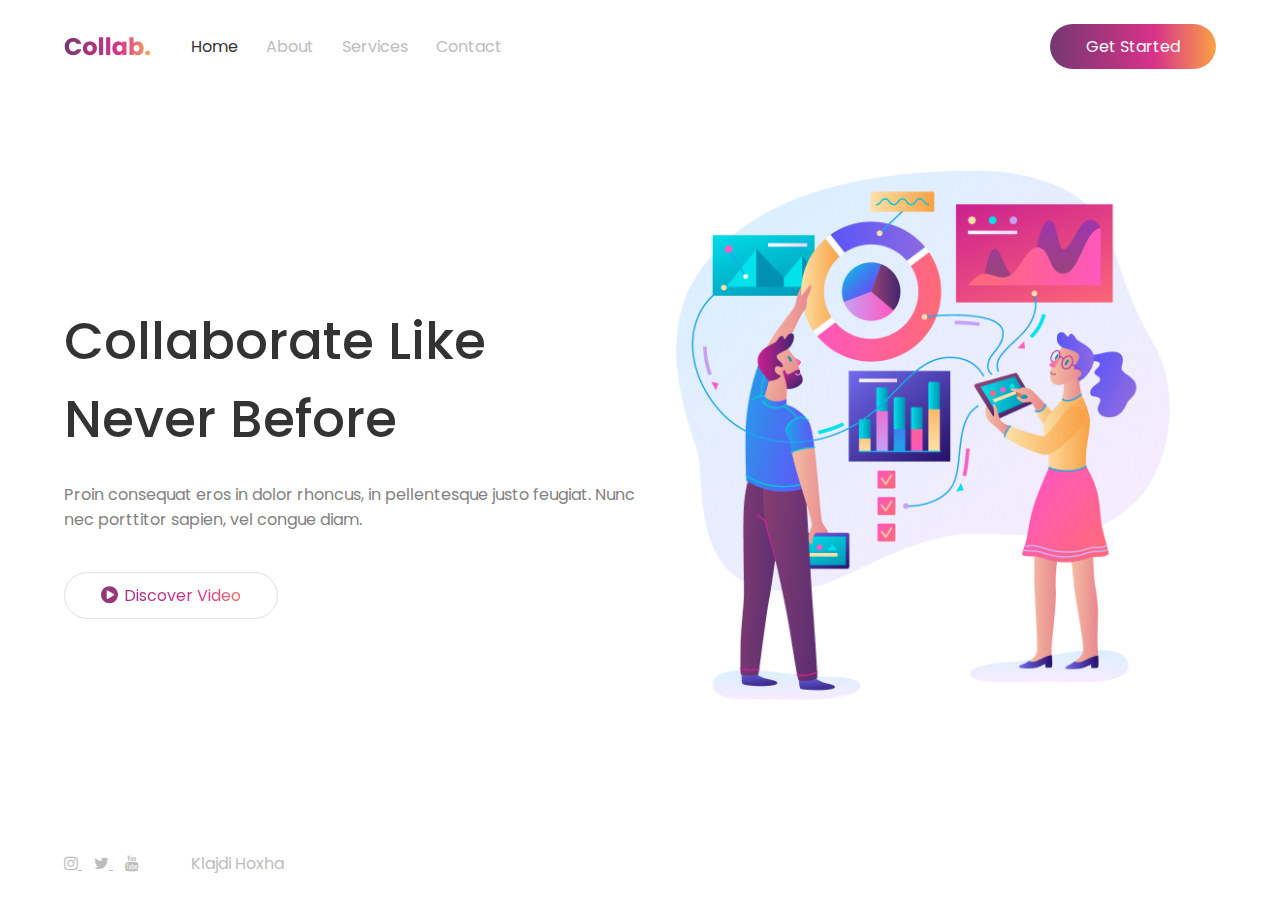
<file: index.html>
<!DOCTYPE html>
<html lang="en">
<head>
    <meta charset="UTF-8">
    <meta http-equiv="X-UA-Compatible" content="IE=edge">
    <meta name="viewport" content="width=device-width, initial-scale=1.0">
    <link rel="icon" href="img/collab-icon.png">
    <link rel="stylesheet" 
    href="https://cdnjs.cloudflare.com/ajax/libs/font-awesome/4.7.0/css/font-awesome.min.css">
    <link rel="preconnect" href="https://fonts.gstatic.com">
    <link href="https://fonts.googleapis.com/css2?family=Poppins:wght@300;400;500&display=swap" 
    rel="stylesheet"> 
    <link rel="stylesheet" href="css/style.css">
    <title>Collab.</title>
</head>
<body>
    <div class="mobile-navigation" id="mobile-navigation">
        <div class="mobile-navigation--header">
            <img src="img/Collab..png" alt="logo" class="logo">

            <div class="close-button" onclick="toggleMobileNavigation()">
                <button>
                    <i class="fa fa-close"></i>
                </button>
            </div>
        </div>
        
        <a href="" class="mobile-navigation--item mobile-navigation--item__active">Home</a>
        <a href="pages/about.html" class="mobile-navigation--item">About</a>
        <a href="pages/services.html" class="mobile-navigation--item">Services</a>
        <a href="pages/contact.html" class="mobile-navigation--item">Contact</a>
    </div>
    
    <div id="container">
        <header>
            <img src="img/Collab..png" alt="logo" class="logo">
            
            <nav class="navigation">
                <a href="" class="navigation--item navigation--item__active">Home</a>
                <a href="pages/about.html" class="navigation--item">About</a>
                <a href="pages/services.html" class="navigation--item">Services</a>
                <a href="pages/contact.html" class="navigation--item">Contact</a>
            </nav>

            <div class="menu-button" onclick="toggleMobileNavigation()">
                <button>
                    <i class="fa fa-reorder"></i>
                </button>
            </div>
            
            <button class="navigation--button" onclick="openModal()">Get Started</button>
        </header>

        <main>
            <div class="main--content">
                <h1 class="headline">
                    Collaborate Like <br />
                    Never Before
                </h1>
                <p class="description">
                    Proin consequat eros in dolor rhoncus, 
                    in pellentesque justo feugiat. 
                    Nunc nec porttitor sapien, vel congue diam.
                </p>

                <a href="https://www.youtube.com/" class="play-button-link" target="_blank">
                    <button class="play-button">
                        <i class="fa fa-play-circle"></i>Discover Video
                    </button>
                </a>
            </div>

            <div class="main--img">
                <img src="img/data-x1.png" alt="main image">
            </div>
        </main>

        <footer>
            <div class="socials">
                <a href="https://www.instagram.com/" class="socials--item" target="_blank">
                    <i class="fa fa-instagram"></i>
                </a>
                <a href="https://twitter.com/" class="socials--item" target="_blank">
                    <i class="fa fa-twitter"></i>
                </a>
                <a href="https://www.youtube.com/" class="socials--item" target="_blank">
                    <i class="fa fa-youtube"></i>
                </a>
            </div>

            <span>Klajdi Hoxha</span>
        </footer>
    </div>

    <div id="modal-window" class="modal-window">
        <div class="modal-content">
            <header class="modal-header">
                <span>Getting started with Collab.</span>
                <span class="close" onclick="closeModal()">&times;</span>
            </header>
            <div class="modal-main">
                <h1 class="">Thank you for using Collab.</h1>
                <p>
                    You are currently in our <span class="bold-text">Home Page</span>. 
                    Navigate to the rest of the pages through the navigation bar at the top or the navigation menu if you are on a mobile device.
                </p>
            </div>
        </div>
    </div>

    <script src="index.js"></script>
</body>
</html>
</file>
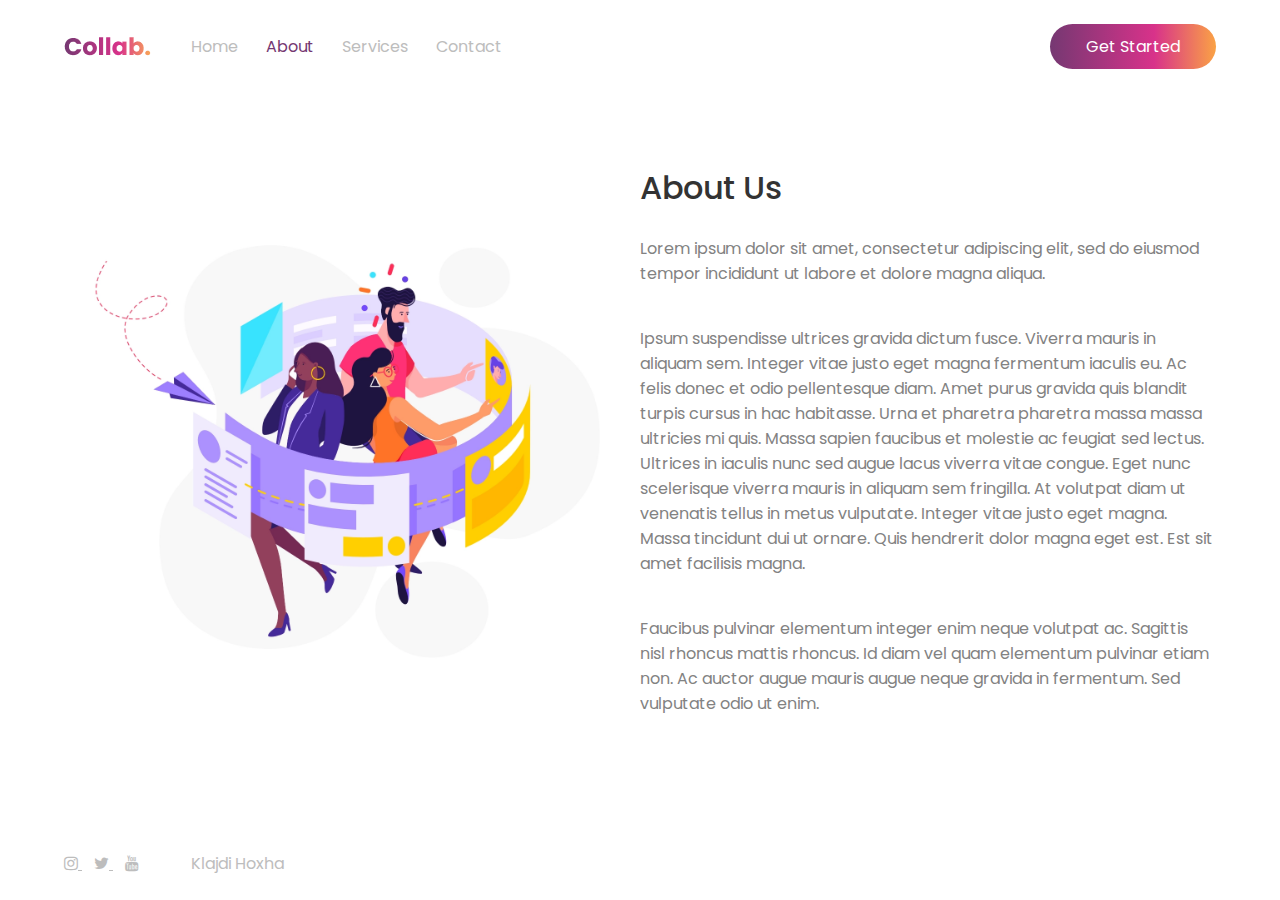
<file: pages/about.html>
<!DOCTYPE html>
<html lang="en">
<head>
    <meta charset="UTF-8">
    <meta http-equiv="X-UA-Compatible" content="IE=edge">
    <meta name="viewport" content="width=device-width, initial-scale=1.0">
    <link rel="icon" href="../img/collab-icon.png">
    <link rel="stylesheet" 
    href="https://cdnjs.cloudflare.com/ajax/libs/font-awesome/4.7.0/css/font-awesome.min.css">
    <link rel="preconnect" href="https://fonts.gstatic.com">
    <link href="https://fonts.googleapis.com/css2?family=Poppins:wght@300;400;500&display=swap" 
    rel="stylesheet"> 
    <link rel="stylesheet" href="../css/style.css">
    <link rel="stylesheet" href="../css/about.css">
    <title>About</title>
</head>
<body>
    <div class="mobile-navigation" id="mobile-navigation">
        <div class="mobile-navigation--header">
            <img src="../img/Collab..png" alt="logo" class="logo">

            <div class="close-button" onclick="toggleMobileNavigation()">
                <button>
                    <i class="fa fa-close"></i>
                </button>
            </div>
        </div>
        
        <a href="../index.html" class="mobile-navigation--item">Home</a>
        <a href="" class="mobile-navigation--item mobile-navigation--item__active">About</a>
        <a href="../pages/services.html" class="mobile-navigation--item">Services</a>
        <a href="../pages/contact.html" class="mobile-navigation--item">Contact</a>
    </div>

    <div id="container">
        <header>
            <img src="../img/Collab..png" alt="logo" class="logo">
            
            <nav class="navigation">
                <a href="../index.html" class="navigation--item ">Home</a>
                <a href="" class="navigation--item navigation--item__active">About</a>
                <a href="../pages/services.html" class="navigation--item">Services</a>
                <a href="../pages/contact.html" class="navigation--item">Contact</a>
            </nav>

            <div class="menu-button" onclick="toggleMobileNavigation()">
                <button>
                    <i class="fa fa-reorder"></i>
                </button>
            </div>
            
            <button class="navigation--button" onclick="openModal()">Get Started</button>
        </header>

        <main>
            <div class="main--img">
                <img src="../img/about3.webp" alt="main image">
            </div>
            <div class="main--content">
                <h1 class="headline">
                   About Us
                </h1>
                <p class="description">
                    Lorem ipsum dolor sit amet, 
                    consectetur adipiscing elit, 
                    sed do eiusmod tempor incididunt ut labore et dolore magna aliqua.
                    
                </p>
                <p class="description">
                    Ipsum suspendisse ultrices gravida dictum fusce. 
                    Viverra mauris in aliquam sem. Integer vitae justo eget magna fermentum iaculis eu. 
                    Ac felis donec et odio pellentesque diam. Amet purus gravida quis blandit turpis cursus in hac habitasse. 
                    Urna et pharetra pharetra massa massa ultricies mi quis. Massa sapien faucibus et molestie ac feugiat sed lectus. 
                    Ultrices in iaculis nunc sed augue lacus viverra vitae congue. 
                    Eget nunc scelerisque viverra mauris in aliquam sem fringilla. 
                    At volutpat diam ut venenatis tellus in metus vulputate. 
                    Integer vitae justo eget magna. Massa tincidunt dui ut ornare. 
                    Quis hendrerit dolor magna eget est. Est sit amet facilisis magna.
                </p>
                <p class="description">
                    Faucibus pulvinar elementum integer enim neque volutpat ac. 
                    Sagittis nisl rhoncus mattis rhoncus. 
                    Id diam vel quam elementum pulvinar etiam non. 
                    Ac auctor augue mauris augue neque gravida in fermentum. 
                    Sed vulputate odio ut enim.
                </p>
            </div>
        </main>

        <footer>
            <div class="socials">
                <a href="https://www.instagram.com/" class="socials--item" target="_blank">
                    <i class="fa fa-instagram"></i>
                </a>
                <a href="https://twitter.com/" class="socials--item" target="_blank">
                    <i class="fa fa-twitter"></i>
                </a>
                <a href="https://www.youtube.com/" class="socials--item" target="_blank">
                    <i class="fa fa-youtube"></i>
                </a>
            </div>

            <span>Klajdi Hoxha</span>
        </footer>
    </div>

    <div id="modal-window" class="modal-window">
        <div class="modal-content">
            <header class="modal-header">
                <span>Getting started with Collab.</span>
                <span class="close" onclick="closeModal()">&times;</span>
            </header>
            <div class="modal-main">
                <h1 class="">Thank you for using Collab.</h1>
                <p>
                    You are currently in our <span class="bold-text">About Page</span>. 
                    Here you can read about the <span class="bold-text">Collab.</span> platform.
                </p>
            </div>
        </div>
    </div>

    <script src="../index.js"></script>
</body>
</html>
</file>
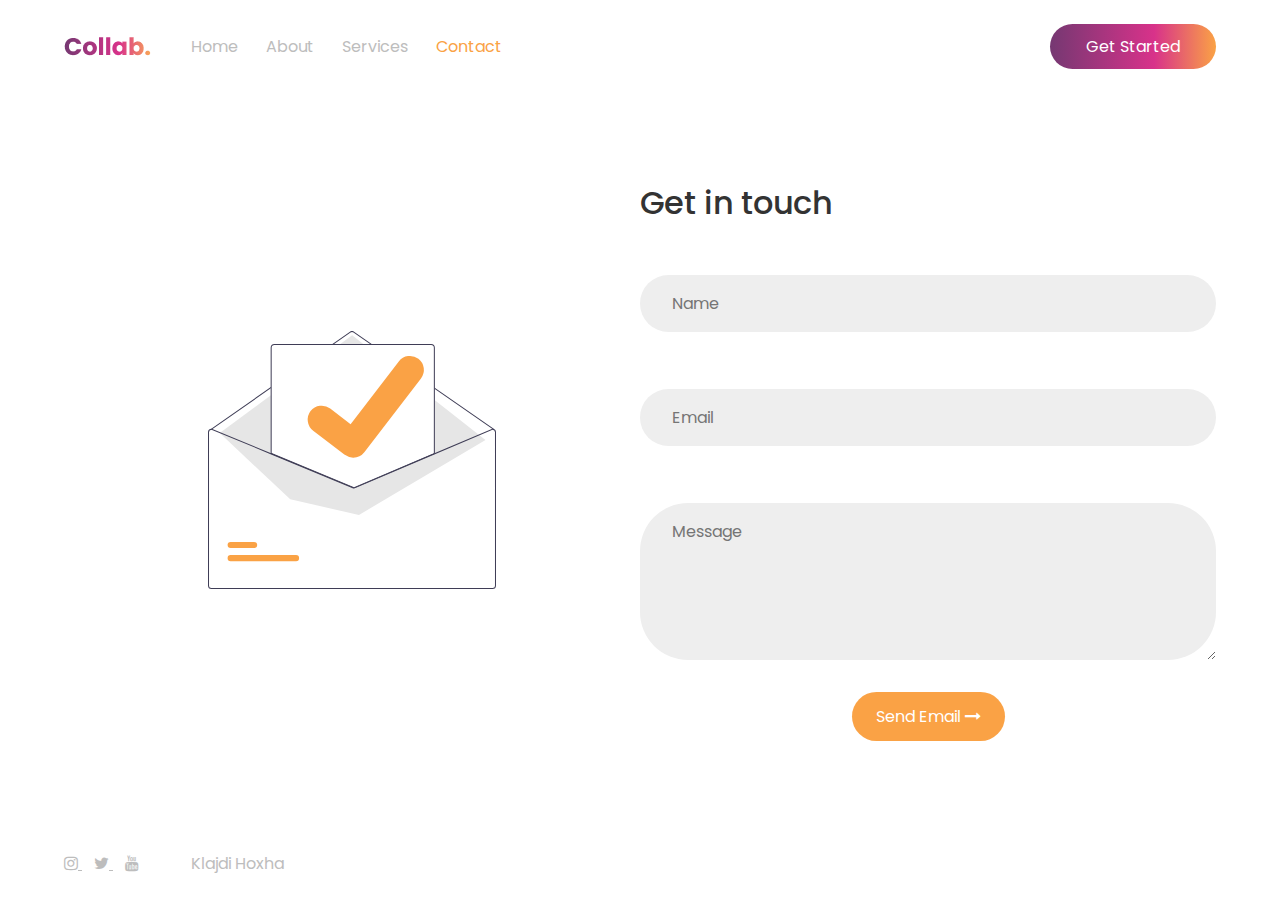
<file: pages/contact.html>
<!DOCTYPE html>
<html lang="en">
<head>
    <meta charset="UTF-8">
    <meta http-equiv="X-UA-Compatible" content="IE=edge">
    <meta name="viewport" content="width=device-width, initial-scale=1.0">
    <link rel="icon" href="../img/collab-icon.png">
    <link rel="stylesheet" 
    href="https://cdnjs.cloudflare.com/ajax/libs/font-awesome/4.7.0/css/font-awesome.min.css">
    <link rel="preconnect" href="https://fonts.gstatic.com">
    <link href="https://fonts.googleapis.com/css2?family=Poppins:wght@300;400;500&display=swap" 
    rel="stylesheet"> 
    <link rel="stylesheet" href="../css/style.css">
    <link rel="stylesheet" href="../css/contact.css">
    <title>Contact Us</title>
</head>
<body>
    <div class="mobile-navigation" id="mobile-navigation">
        <div class="mobile-navigation--header">
            <img src="../img/Collab..png" alt="logo" class="logo">

            <div class="close-button" onclick="toggleMobileNavigation()">
                <button>
                    <i class="fa fa-close"></i>
                </button>
            </div>
        </div>
        
        <a href="../index.html" class="mobile-navigation--item ">Home</a>
        <a href="../pages/about.html" class="mobile-navigation--item">About</a>
        <a href="../pages/services.html" class="mobile-navigation--item">Services</a>
        <a href="" class="mobile-navigation--item mobile-navigation--item__active">Contact</a>
    </div>
    
    <div id="container">
        <header>
            <img src="../img/Collab..png" alt="logo" class="logo">
            
            <nav class="navigation">
                <a href="../index.html" class="navigation--item ">Home</a>
                <a href="../pages/about.html" class="navigation--item">About</a>
                <a href="../pages/services.html" class="navigation--item">Services</a>
                <a href="" class="navigation--item navigation--item__active">Contact</a>
            </nav>

            <div class="menu-button" onclick="toggleMobileNavigation()">
                <button>
                    <i class="fa fa-reorder"></i>
                </button>
            </div>
            
            <button class="navigation--button" onclick="openModal()">Get Started</button>
        </header>

        <main>
            <div class="main--img">
                <img src="../img/email.svg" alt="main image">
            </div>
            <div class="main--content">
                <h3 class="headline">
                    Get in touch
                </h3>
                
                <form action="#" name="contact_form" class="contact-form">
                    <!-- <label for="name">Name</label> -->
                    <input name="name" type="text" required placeholder="Name" class="form-fields"/>
                    <br>
                    <!-- <label for="email">Email</label> -->
                    <input name="email" type="email" required placeholder="Email" class="form-fields"/>
                    <br>
                    <!-- <label for="message">Message</label> -->
                    <textarea name="message" cols="30" rows="5" placeholder="Message" required class="form-fields"></textarea>
                    <div class="submit-btn-container">
                        <button class="submit-btn" type="submit">
                            Send Email
                            <i class="fa fa-long-arrow-right"></i>
                        </button>
                    </div>
                </form>	
            </div>
        </main>

        <footer>
            <div class="socials">
                <a href="https://www.instagram.com/" class="socials--item" target="_blank">
                    <i class="fa fa-instagram"></i>
                </a>
                <a href="https://twitter.com/" class="socials--item" target="_blank">
                    <i class="fa fa-twitter"></i>
                </a>
                <a href="https://www.youtube.com/" class="socials--item" target="_blank">
                    <i class="fa fa-youtube"></i>
                </a>
            </div>

            <span>Klajdi Hoxha</span>
        </footer>
    </div>

    <div id="modal-window" class="modal-window">
        <div class="modal-content">
            <header class="modal-header">
                <span>Getting started with Collab.</span>
                <span class="close" onclick="closeModal()">&times;</span>
            </header>
            <div class="modal-main">
                <h1 class="">Thank you for using Collab.</h1>
                <p>
                    You are currently in our <span class="bold-text">Contact Page</span>. 
                    Here you can get in contact with us. 
                    Send us a message and tell us about your experience with <span class="bold-text">Collab.</span>. <br>
                    We would love to hear your feedback.
                </p>
            </div>
        </div>
    </div>

    <script src="../index.js"></script>
</body>
</html>
</file>
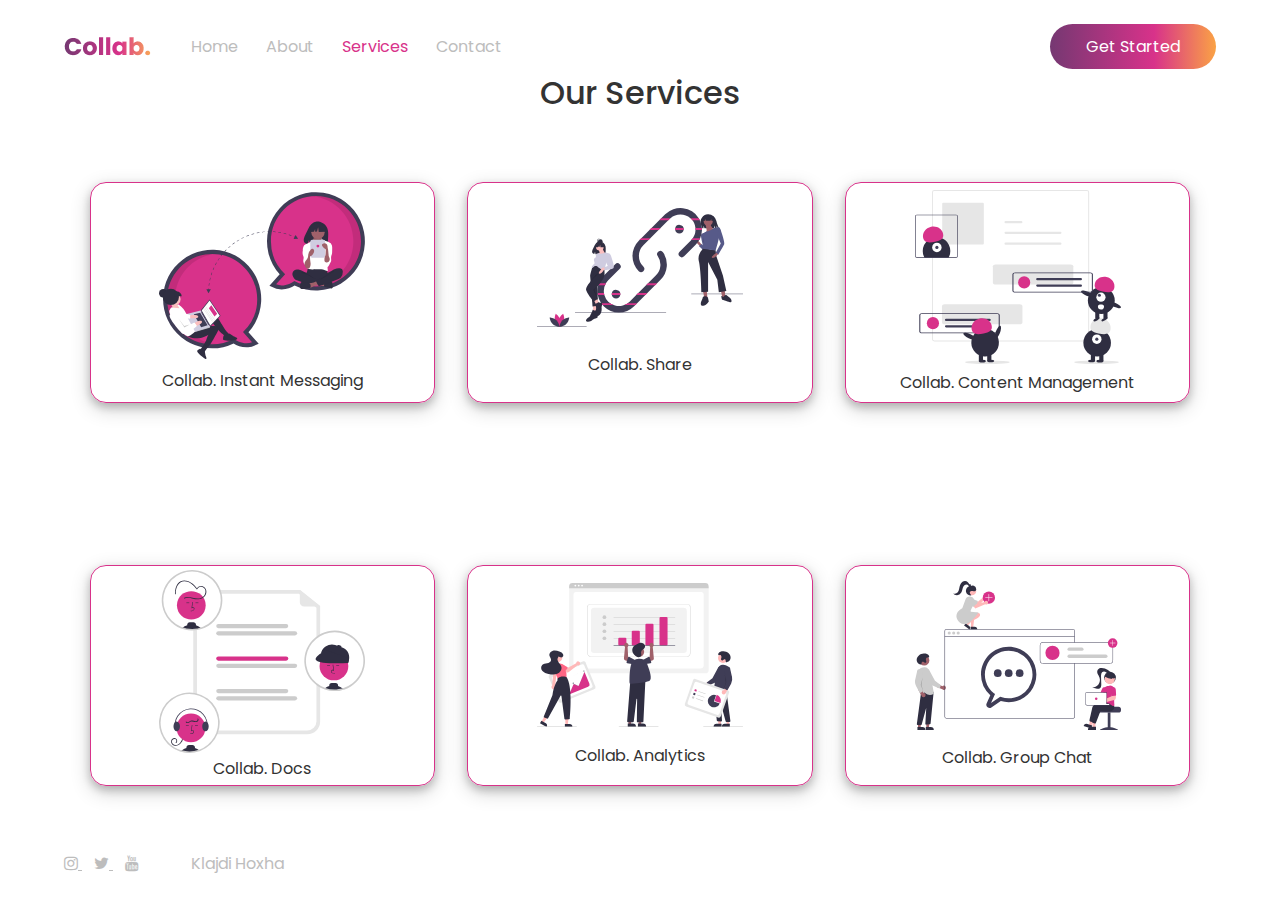
<file: pages/services.html>
<!DOCTYPE html>
<html lang="en">
<head>
    <meta charset="UTF-8">
    <meta http-equiv="X-UA-Compatible" content="IE=edge">
    <meta name="viewport" content="width=device-width, initial-scale=1.0">
    <link rel="icon" href="../img/collab-icon.png">
    <link rel="stylesheet" 
    href="https://cdnjs.cloudflare.com/ajax/libs/font-awesome/4.7.0/css/font-awesome.min.css">
    <link rel="preconnect" href="https://fonts.gstatic.com">
    <link href="https://fonts.googleapis.com/css2?family=Poppins:wght@300;400;500&display=swap" 
    rel="stylesheet">
    <link rel="stylesheet" href="../css/style.css">
    <link rel="stylesheet" href="../css/services.css">
    <title>Services</title>
</head>
<body>
    <div class="mobile-navigation" id="mobile-navigation">
        <div class="mobile-navigation--header">
            <img src="../img/Collab..png" alt="logo" class="logo">

            <div class="close-button" onclick="toggleMobileNavigation()">
                <button>
                    <i class="fa fa-close"></i>
                </button>
            </div>
        </div>
        
        <a href="../index.html" class="mobile-navigation--item">Home</a>
        <a href="../pages/about.html" class="mobile-navigation--item">About</a>
        <a href="" class="mobile-navigation--item mobile-navigation--item__active">Services</a>
        <a href="../pages/contact.html" class="mobile-navigation--item">Contact</a>
    </div>
    
    <div id="container">
        <header>
            <img src="../img/Collab..png" alt="logo" class="logo">
            
            <nav class="navigation">
                <a href="../index.html" class="navigation--item">Home</a>
                <a href="../pages/about.html" class="navigation--item">About</a>
                <a href="" class="navigation--item navigation--item__active">Services</a>
                <a href="../pages/contact.html" class="navigation--item">Contact</a>
            </nav>

            <div class="menu-button" onclick="toggleMobileNavigation()">
                <button>
                    <i class="fa fa-reorder"></i>
                </button>
            </div>
            
            <button class="navigation--button" onclick="openModal()">Get Started</button>
        </header>

        <main>
            
            <h1 class="headline">Our Services</h1>
            
            <section class="services-container">
                <article class="service">
                    
                    <img src="../img/instant_msg.svg" alt="Service 1">
                    
                    <div class="service-text">
                        Collab. Instant Messaging
                    </div>                    
                </article>
                <article class="service">
                    <img src="../img/share.svg" alt="Service 2">

                    <div class="service-text">
                        Collab. Share
                    </div>
                </article>
                <article class="service">
                    <img src="../img/content_management.svg" alt="Service 3">

                    <div class="service-text">
                        Collab. Content Management
                    </div>
                </article>
                <article class="service">
                    <img src="../img/docs.svg" alt="Service 4">

                    <div class="service-text">
                        Collab. Docs
                    </div>
                </article>
                <article class="service">
                    <img src="../img/analytics.svg" alt="Service 5">

                    <div class="service-text">
                        Collab. Analytics
                    </div>
                </article>
                <article class="service">
                    <img src="../img/chat.svg" alt="Service 6">

                    <div class="service-text">
                        Collab. Group Chat
                    </div>
                </article>
            </section>
            
        </main>

        <footer>
            <div class="socials">
                <a href="https://www.instagram.com/" class="socials--item" target="_blank">
                    <i class="fa fa-instagram"></i>
                </a>
                <a href="https://twitter.com/" class="socials--item" target="_blank">
                    <i class="fa fa-twitter"></i>
                </a>
                <a href="https://www.youtube.com/" class="socials--item" target="_blank">
                    <i class="fa fa-youtube"></i>
                </a>
            </div>

            <span>Klajdi Hoxha</span>
        </footer>
    </div>

    <div id="modal-window" class="modal-window">
        <div class="modal-content">
            <header class="modal-header">
                <span>Getting started with Collab.</span>
                <span class="close" onclick="closeModal()">&times;</span>
            </header>
            <div class="modal-main">
                <h1 class="">Thank you for using Collab.</h1>
                <p>
                    You are currently in our <span class="bold-text">Services Page</span>. 
                    Here you can see the <span class="bold-text">services</span> that our platform provides to its users. 
                </p>
            </div>
        </div>
    </div>

    <script src="../index.js"></script>
</body>
</html>
</file>
<file: css/style.css>
*{
    box-sizing: border-box;
    font: inherit;
    color: inherit;
}

body{
    font-family: 'Poppins', sans-serif;
    padding: 0;
    margin: 0;

    color: #333;   
}

.bold-text{
    font-weight: bold;
}

p{
    max-width: 600;
}

#container{
    max-width: 1200px;
    padding: 24px;
    margin: 0 auto;

    display: grid;
    grid-template-rows: auto 1fr auto;
    height: 100vh;
}

header{
    display: flex;
    align-items: center;
}

.navigation{
    flex-grow: 1;
    margin-left: 40px;
}

.navigation--item{
    text-decoration: none;
    color: #bdbdbd;
    margin-left: 24px;
}

.navigation--item:first-child{
    margin-left: 0;
}

.navigation--item__active{
    color: #333;
}

.navigation--button{
    border: none;
    background: linear-gradient(270deg, #FAA245 0%, #D8328A 37.25%, #753872 100%);
    padding: 10px 36px;
    border-radius: 50px;
    color: white;

    cursor: pointer;
}

main{
    display: flex;
    align-items: center;
}

.main--content{
    flex: 1;
    margin-top: 40px;
    margin-bottom: 40px;
}

.headline{
    font-size: 52px;
    font-weight: 500;
    margin: 0;
    padding: 0;
}

.description{
    color: #828282;
    margin: 0;
    padding: 0;

    margin-top: 24px;
    margin-bottom: 40px;
}

.play-button-link,
.play-button-link:focus,
.play-button-link:active{
    text-decoration: none;
}

.play-button{
    padding: 10px 36px;
    border: 1px solid #e0e0e0;
    background: transparent;
    border-radius: 50px;

    display: flex;
    align-items: center;

    cursor: pointer;

    background: -webkit-linear-gradient(
        180deg,
        #faa245 0%,
        #d8328a 37.25%,
        #753872 100%
    );
    background-clip: text;
    -webkit-background-clip: text;
    -webkit-text-fill-color: transparent;
}

.play-button .fa{
    font-size: 1.25rem;
    margin-right: 6px;
}

.main--img{
    flex: 1;
}

.main--img img{
    width: 100%;
}

footer{
    display: flex;
    color: #bdbdbd;
}

.socials{
    margin-right: 40px;
    
}

.socials--item{
    margin-right: 12px;
}

.socials--item:hover{
    color: #333;
}

.menu-button{
    flex-grow: 1;
    display: none;
}

.menu-button button{
    border: none;
    background-color: transparent;
    font-size: 1.5rem;
}

.mobile-navigation{
    position: fixed;
    width: 100vw;
    height: 100vh;
    background-color: white;
    padding: 24px;

    display: none;

    transform: translateX(-100%);
    transition: transform 300ms ease-in-out;
}

.mobile-navigation__open{
    transform: translateX(0);
}

.mobile-navigation--header{
    display: flex;
    align-items: center;
    justify-content: space-between;

    margin-bottom: 40px;
}

.close-button button{
    border: none;
    background: transparent;
    font-size: 1.5rem;
}

.mobile-navigation--item{
    text-decoration: none;
    font-size: 1.5rem;
    color: #bdbdbd;
    display: block;
    margin-bottom: 24px;
}

.mobile-navigation--item__active{
    color: #333;
}

.modal-window{
    display: none;
    position: fixed;
    z-index: 1;
    left: 0;
    top: 0;
    width: 100%;
    height: 100%;
    background-color: rgb(0,0,0); 
    background-color: rgba(0,0,0,0.4); 
}

.modal-content {
    background-color: #fefefe;
    margin: auto;
    width: 50%;
}

.modal-header{
    display: flex;
    justify-content: space-between;
    align-items: center;
    color: #fff;
    font-weight: 700;
    background: linear-gradient(270deg, #FAA245 0%, #D8328A 37.25%, #753872 100%);
    padding: 1rem;
}

.modal-main{
    display: flex;
    flex-direction: column;
    /* justify-content: center; */
    align-items: center;
    padding: 1rem;
    width: 100%;
    height: auto;
}

/* The Close Button */
.close {
    color: #fff;
    float: right;
    font-size: 28px;
    font-weight: bold;
}

.close:hover,
.close:focus {
    color: #000;
    text-decoration: none;
    cursor: pointer;
}

@media only screen and (max-width: 660px){
    main{
        display: block;
    }

    header .logo{
        display: none;
    }

    .navigation{
        display: none;
    }

    .mobile-navigation{
        display: block;
    }

    .menu-button{
        display: block;
    }

    .modal-content{
        width: 90%;
        height: 50%;
    }

}
</file>
<file: css/about.css>
.navigation--item__active{
    color: #753872;
}

.mobile-navigation--item__active{
    color: #753872;
}

.headline{
    font-size: 2rem;
}

@media only screen and (max-width: 660px){
    main{
        display: flex;
        flex-direction: column-reverse;
    }
}
</file>
<file: css/contact.css>
.navigation--item__active{
    color: #FAA245;
}

.mobile-navigation--item__active{
    color: #FAA245;
}

.main--img{
    display: flex;
    justify-content: center;
    align-items: center;
}

.main--img img{
    width: 50%;
}

.contact-form{
    display: flex;
    flex-direction: column;

}

.headline{
    font-size: 2rem;
    margin-bottom: 3rem;
    flex: 2;
}

.form-fields{
    margin-bottom: 2rem;
    padding: 1rem;
    padding-left: 2rem;
    width: 100%;
    background: #eee;
    border: none;
    border-radius: 3rem;
    outline: none;
}

.form-fields:focus{
    border: 1px solid #FAA245;
    
}

.submit-btn-container{
    display: flex;
    justify-content: center;
    align-items: center;
}

.submit-btn{
    padding: 0.75rem 1.5rem;
    border: none;
    /* background: linear-gradient(270deg, #FAA245 0%, #D8328A 37.25%, #753872 100%); */
    background-color: #FAA245;
    border-radius: 50px;
    color: white;

    cursor: pointer;

}

@media only screen and (max-width: 660px){
    .main--img{
        display: none;
    }
}
</file>
<file: css/services.css>
main{
    flex-direction: column;
}

.services-container{
    width: 100%;
    height: 100%;

    display: flex;
    flex-wrap: wrap;
    justify-content: center;
    align-items: center;
    gap: 2rem;
}

.headline{
    font-size: 2rem;
}

.service{
    width: 30%;
    height: 30%;

    display: flex;
    flex-direction: column;
    justify-content: space-evenly;
    align-items: center;

    border: 1px solid #D8328A;
    border-radius: 1rem;

    box-shadow: 0 4px 8px 0 rgba(0, 0, 0, 0.2), 0 6px 20px 0 rgba(0, 0, 0, 0.19);
}

.service img{
    width: 60%;
}

.service-text{
    display: flex;
    justify-content: end;
    align-items: center;
}

.navigation--item__active{
    color: #D8328A;
}

.mobile-navigation--item__active{
    color: #D8328A;
}

@media only screen and (max-width: 660px){
    #container{
        gap: 2rem;
    }
    
    .services-container{
        height: auto;
        flex-direction: column;
        flex-wrap: nowrap;
    }

    .service{
        width: 90%;
    }
}
</file>
